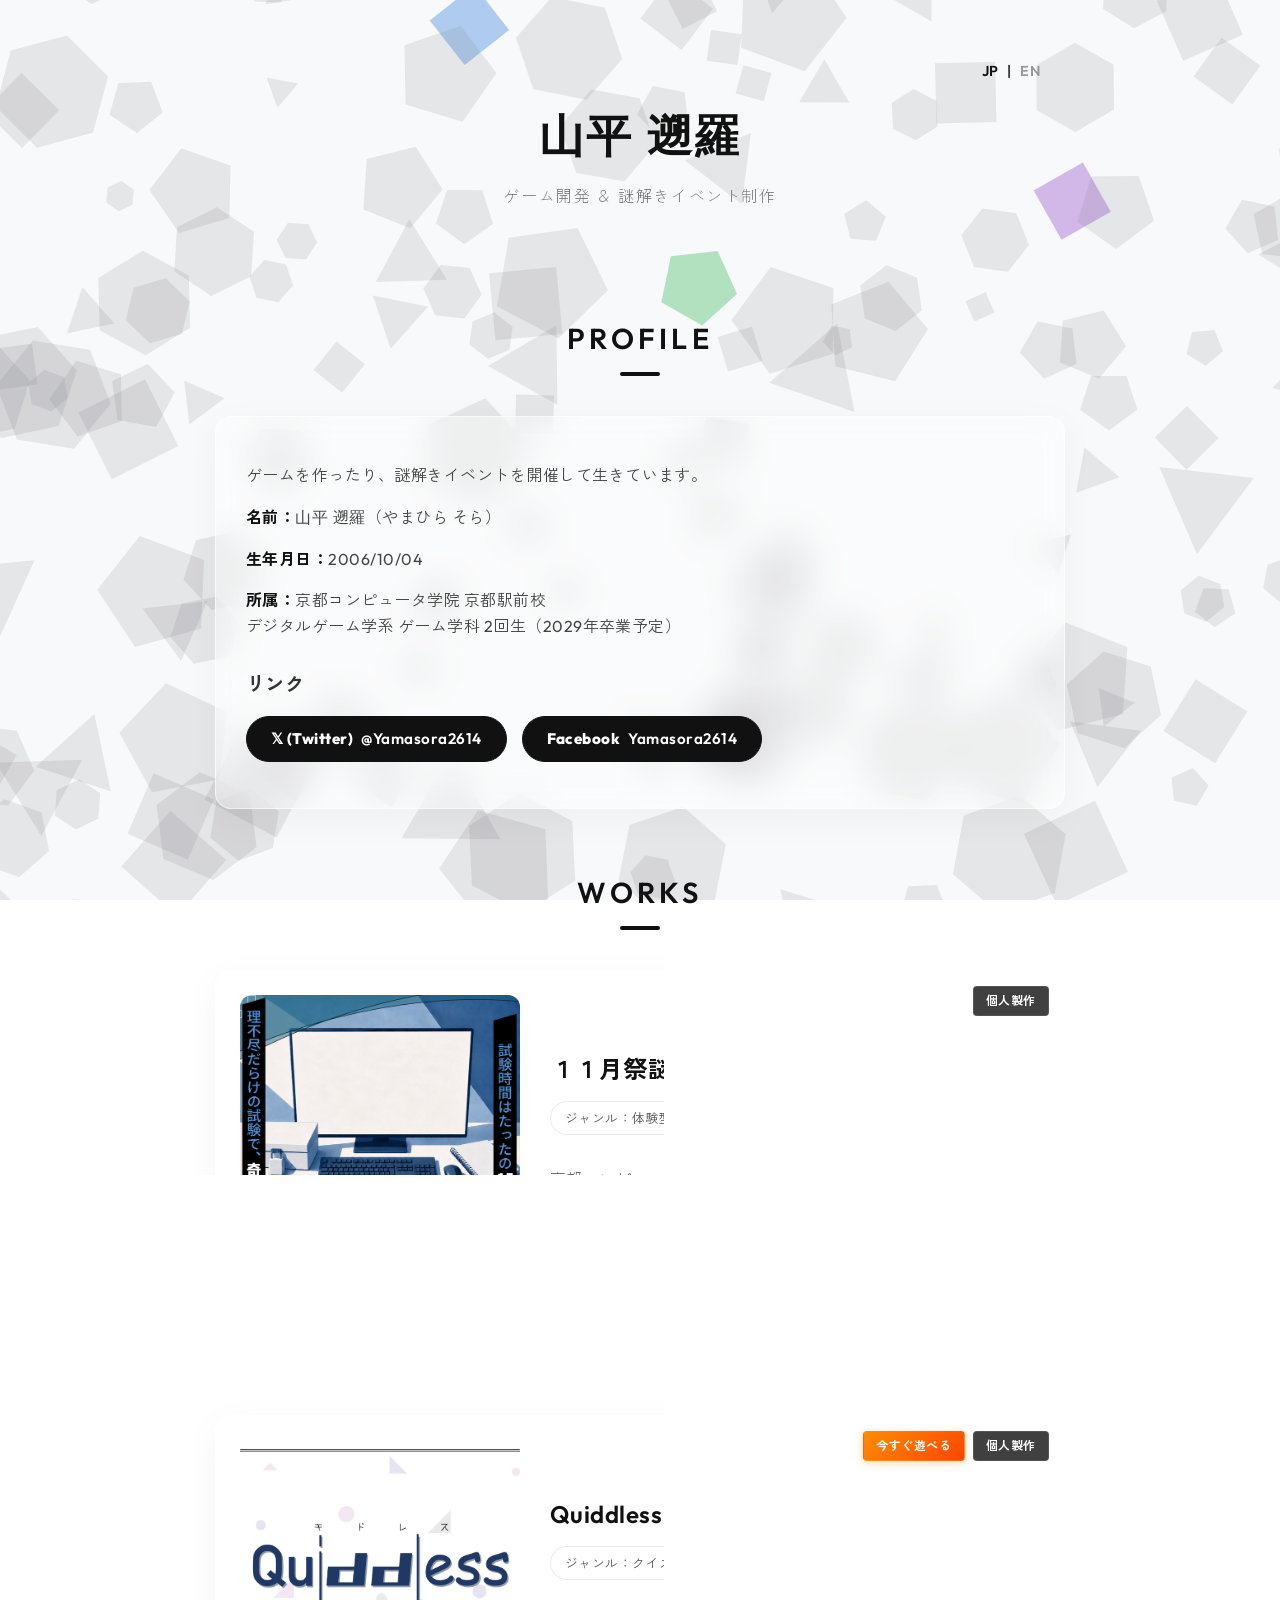
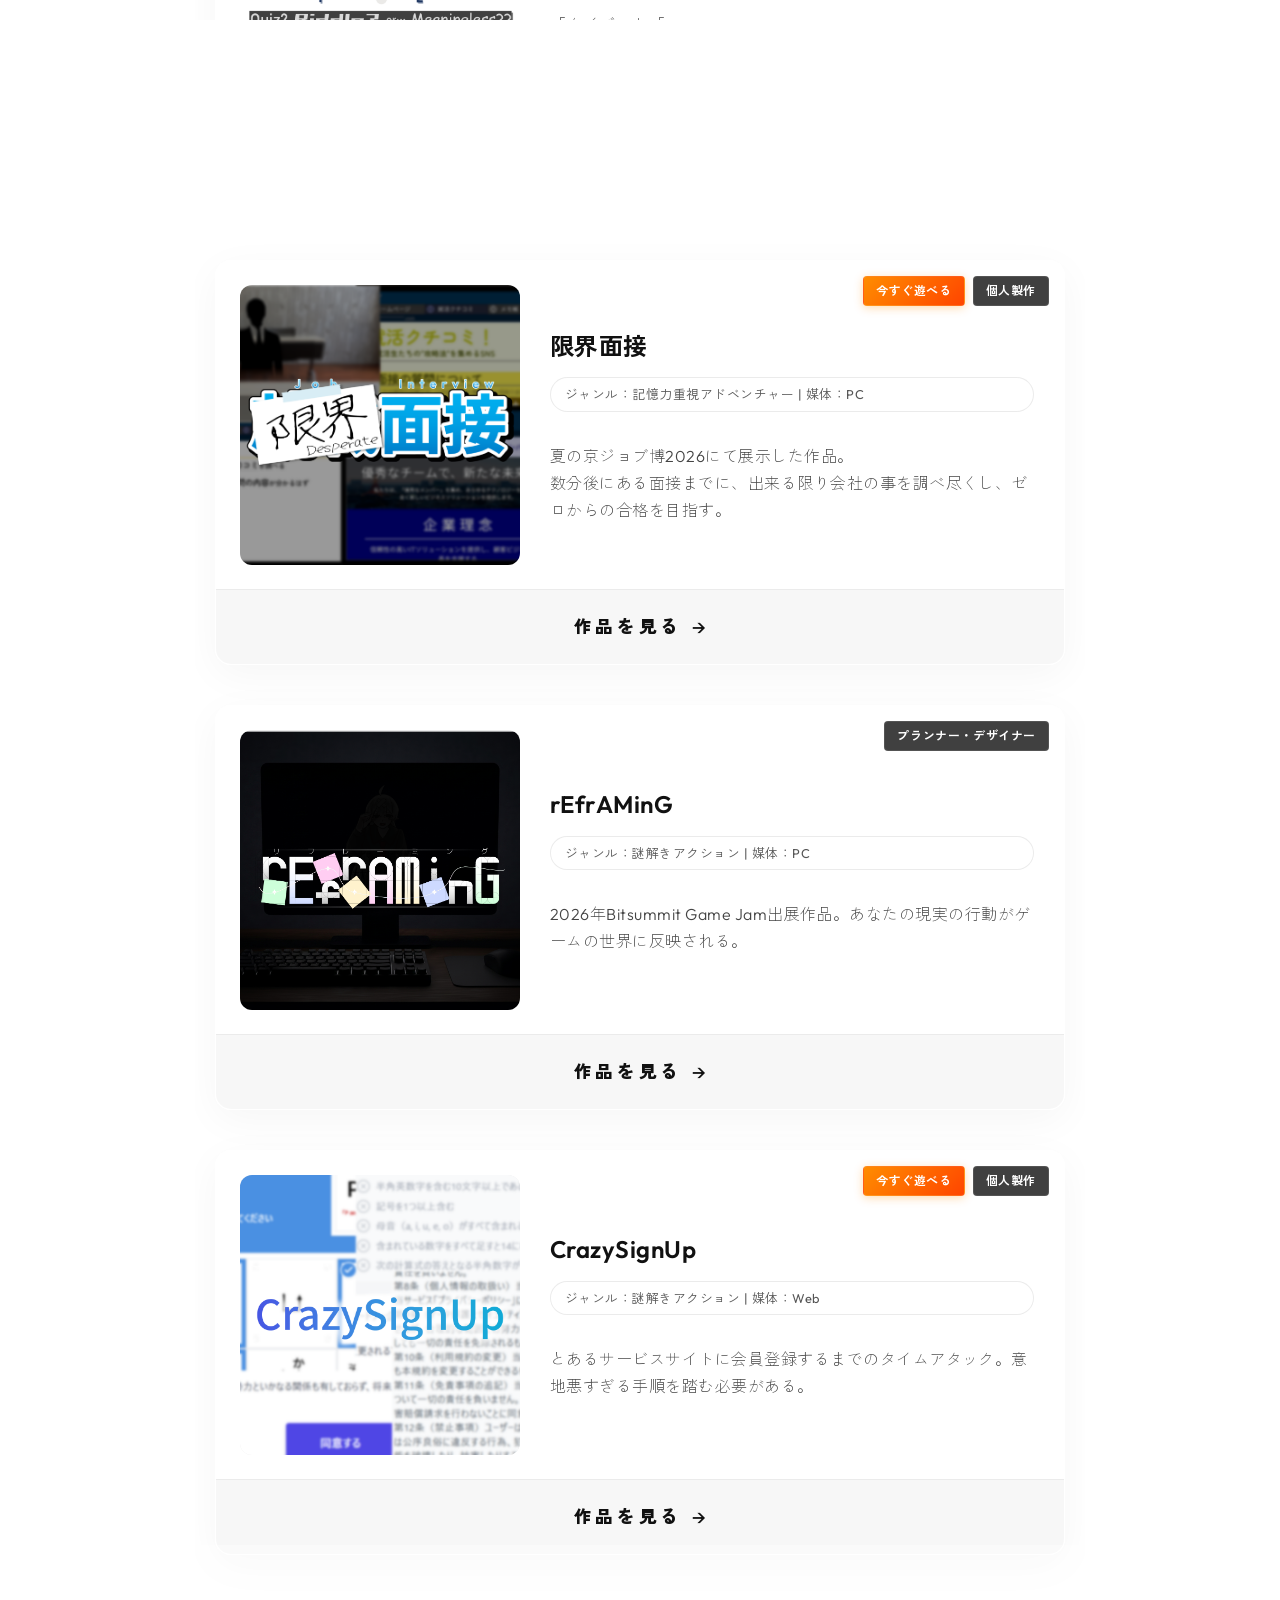
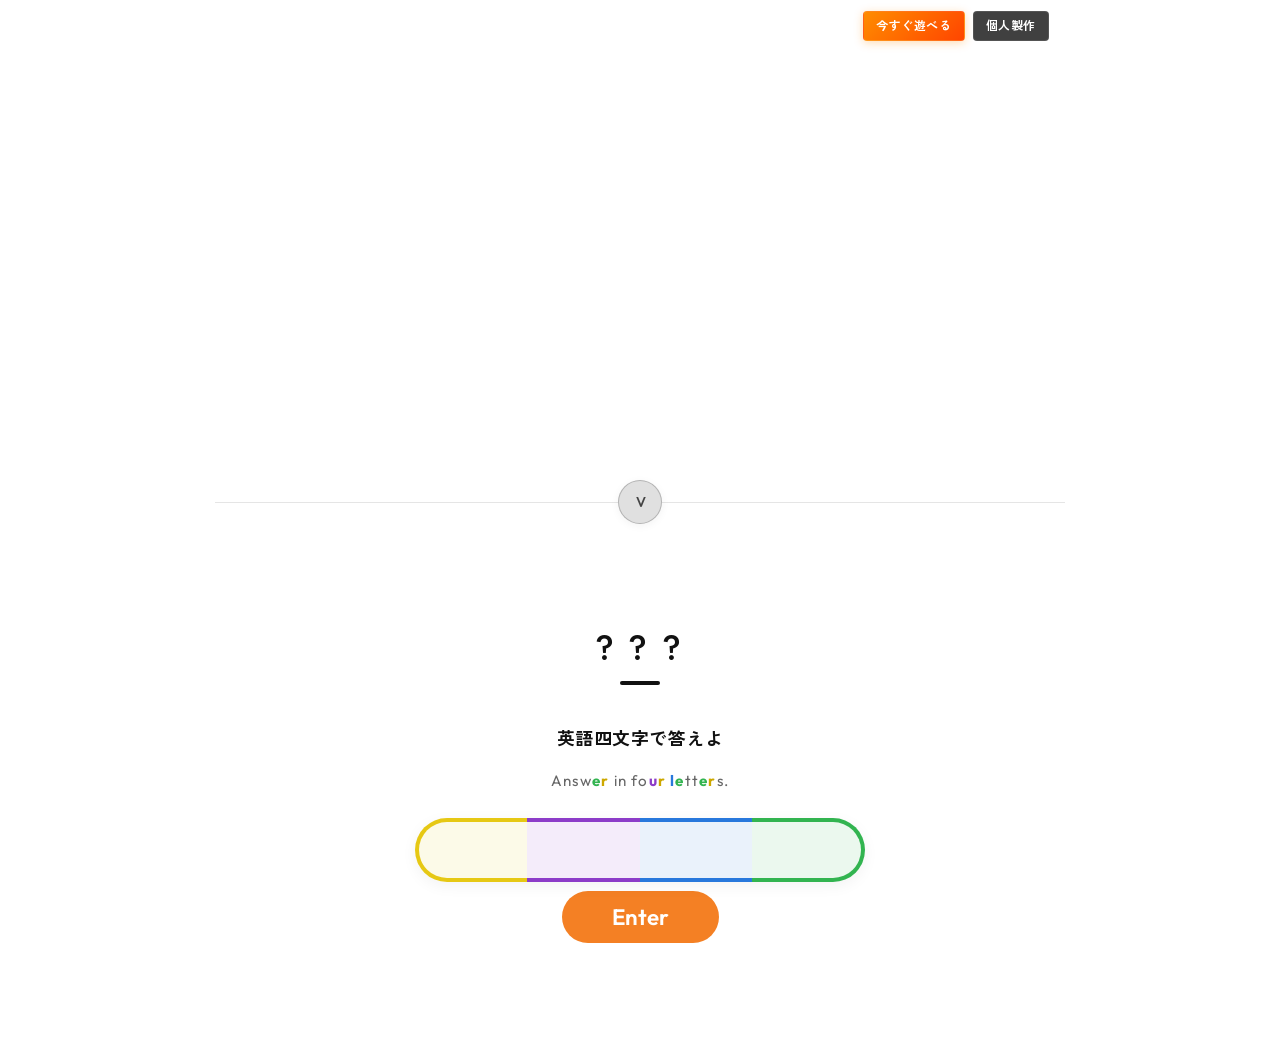
<file: index.html>
<!DOCTYPE html>
<html lang="ja">

<head>
    <meta charset="UTF-8">
    <meta name="viewport" content="width=device-width, initial-scale=1.0">
    <title>山平遡羅 - Portfolio</title>
    <link rel="stylesheet" href="style.css?v=2.80">
</head>

<body>

    <canvas id="bg-canvas"></canvas>
    <script src="script.js?v=2.81" defer></script>

    <header>
        <div class="lang-switcher">
            <a href="index.html" class="active">JP</a> | <a href="en/index.html">EN</a>
        </div>
        <h1><span class="proper-name">山平 遡羅</span></h1>
        <p>ゲーム開発 ＆ 謎解きイベント制作</p>
    </header>

    <section id="profile">
        <h2>PROFILE</h2>
        <div class="profile-box">
            <p>ゲームを作ったり、謎解きイベントを開催して生きています。</p>
            <p><strong>名前：</strong><span class="proper-name">山平 遡羅</span>（やまひら そら）</p>
            <p><strong>生年月日：</strong>2006/10/04</p>
            <p><strong>所属：</strong>京都コンピュータ学院 京都駅前校<br>
                デジタルゲーム学系 ゲーム学科 <span id="grade-display">2回生（2029年卒業予定）</span></p>

            <h3>リンク</h3>
            <ul class="profile-links">
                <li><a href="https://twitter.com/Yamasora2614" target="_blank" class="profile-btn">
                    <strong>𝕏 (Twitter)</strong> @Yamasora2614
                </a></li>
                <li><a href="https://www.facebook.com/Yamasora2614" target="_blank" class="profile-btn">
                    <strong>Facebook</strong> Yamasora2614
                </a></li>
            </ul>
        </div>
    </section>

    <section id="works">
        <h2>WORKS</h2>

        <a href="https://x.com/Yamasora2614/status/2106580071657967717?s=20" target="_blank" rel="noopener noreferrer" class="work-card" data-exhibition-end="2026-11-08T00:00:00+09:00" data-active-label="作品を見る" data-ended-label="展示終了">
            <div class="work-badges-container">
                <div class="work-badge">個人製作</div>
            </div>
            <div class="work-card-img">
                <img src="img/november_exam.png" alt="１１月祭謎解き試験">
            </div>
            <div class="work-card-content">
                <h3>１１月祭謎解き試験</h3>
                <div class="tag">ジャンル：体験型謎解きイベント | 媒体：学祭イベント</div>
                <p>京都コンピュータ学院11月祭にて展示したイベント。制限時間以内に謎を解き明かし、試験への合格を目指す。</p>
            </div>
            <div class="work-card-action">
                <span class="action-text">作品を見る</span>
                <span class="action-arrow">→</span>
            </div>
        </a>

        <a href="https://araradesu.github.io/quiddless/" target="_blank" class="work-card">
            <div class="work-badges-container">
                <div class="playable-badge">今すぐ遊べる</div>
                <div class="work-badge">個人製作</div>
            </div>
            <div class="work-card-img">
                <img src="img/quiddless.png" alt="Quiddless">
            </div>
            <div class="work-card-content">
                <h3>Quiddless</h3>
                <div class="tag">ジャンル：クイズ・謎解き | 媒体：Web</div>
                <p>「クイズ」か「謎解き」か「それっぽいただの画像」がごちゃ混ぜとなった１０枚の画像を解き明かす。</p>
            </div>
            <div class="work-card-action">
                <span class="action-text">作品を見る</span>
                <span class="action-arrow">→</span>
            </div>
        </a>

        <a href="https://unityroom.com/games/genkai_mensetsu" target="_blank" class="work-card">
            <div class="work-badges-container">
                <div class="playable-badge">今すぐ遊べる</div>
                <div class="work-badge">個人製作</div>
            </div>
            <div class="work-card-img">
                <img src="img/genkai_mensetsu.png" alt="限界面接">
            </div>
            <div class="work-card-content">
                <h3>限界面接</h3>
                <div class="tag">ジャンル：記憶力重視アドベンチャー | 媒体：PC</div>
                <p>夏の京ジョブ博2026にて展示した作品。<br>数分後にある面接までに、出来る限り会社の事を調べ尽くし、ゼロからの合格を目指す。</p>
            </div>
            <div class="work-card-action">
                <span class="action-text">作品を見る</span>
                <span class="action-arrow">→</span>
            </div>
        </a>

        <a href="https://bitsummit-gamejam.itch.io/reframing" target="_blank" class="work-card">
            <div class="work-badges-container">
                <div class="work-badge">プランナー・デザイナー</div>
            </div>
            <div class="work-card-img">
                <img src="img/reframing.png" alt="rEfrAMinG">
            </div>
            <div class="work-card-content">
                <h3>rEfrAMinG</h3>
                <div class="tag">ジャンル：謎解きアクション | 媒体：PC</div>
                <p>2026年Bitsummit Game Jam出展作品。あなたの現実の行動がゲームの世界に反映される。</p>
            </div>
            <div class="work-card-action">
                <span class="action-text">作品を見る</span>
                <span class="action-arrow">→</span>
            </div>
        </a>

        <a href="https://araradesu.github.io/CreazySignup/" target="_blank" class="work-card">
            <div class="work-badges-container">
                <div class="playable-badge">今すぐ遊べる</div>
                <div class="work-badge">個人製作</div>
            </div>
            <div class="work-card-img">
                <img src="img/crazysignup.png" alt="CrazySignUp">
            </div>
            <div class="work-card-content">
                <h3>CrazySignUp</h3>
                <div class="tag">ジャンル：謎解きアクション | 媒体：Web</div>
                <p>とあるサービスサイトに会員登録するまでのタイムアタック。意地悪すぎる手順を踏む必要がある。</p>
            </div>
            <div class="work-card-action">
                <span class="action-text">作品を見る</span>
                <span class="action-arrow">→</span>
            </div>
        </a>

        <div id="works-older-part-wrapper">
            <a href="https://araradesu.github.io/framing/" target="_blank" class="work-card">
                <div class="work-badges-container">
                    <div class="playable-badge">今すぐ遊べる</div>
                    <div class="work-badge">個人製作</div>
                </div>
                <div class="work-card-img">
                    <img id="work-img-framing" src="img/framingMYS.png" alt="framing">
                </div>
                <div class="work-card-content">
                    <h3>framing</h3>
                    <div class="tag">ジャンル：謎解き | 媒体：Web</div>
                    <p>やってくる５問の謎を解き明かす。</p>
                </div>
                <div class="work-card-action">
                    <span class="action-text">作品を見る</span>
                    <span class="action-arrow">→</span>
                </div>
            </a>

            <div id="works-older-part" class="collapsible-content">
                <a href="https://unityroom.com/games/gimission" target="_blank" class="work-card">
                    <div class="work-badges-container">
                        <div class="playable-badge">今すぐ遊べる</div>
                        <div class="work-badge">個人製作</div>
                    </div>
                    <div class="work-card-img">
                        <img src="img/gimissionicon.png" alt="GIMISSION">
                    </div>
                    <div class="work-card-content">
                        <h3>GIMISSION</h3>
                        <div class="tag">ジャンル：カジュアル | 媒体：WebGL</div>
                        <p>ミニゲームしながらタイマーをぎりぎりで止める、マルチタスクでチキンレースなカジュアルゲーム。</p>
                    </div>
                    <div class="work-card-action">
                        <span class="action-text">作品を見る</span>
                        <span class="action-arrow">→</span>
                    </div>
                </a>

                <div class="work-card ended">
                    <div class="work-badges-container">
                        <div class="work-badge">謎制作・デザイナー</div>
                    </div>
                    <div class="work-card-img">
                        <img src="img/november.png" alt="１１月祭謎解き課題">
                    </div>
                    <div class="work-card-content">
                        <h3>１１月祭謎解き課題</h3>
                        <div class="tag">ジャンル：周遊型謎解きゲーム | 媒体：学祭イベント</div>
                        <p>学院内を探索して謎を解く、2025年１１月祭で開催したイベント。</p>
                    </div>
                    <div class="work-card-action">
                        <span class="action-text">開催終了</span>
                    </div>
                </div>

                <div class="work-card ended">
                    <div class="work-badges-container">
                        <div class="work-badge">プランナー</div>
                    </div>
                    <div class="work-card-img">
                        <img src="img/mouse.png" alt="ねずみ勇者と罠だらけの財宝城">
                    </div>
                    <div class="work-card-content">
                        <h3>ねずみ勇者と罠だらけの財宝城</h3>
                        <div class="tag">ジャンル：アクション | 媒体：PC</div>
                        <p>京都コンピュータ学院１１月祭にて出展。操作方法はマウスだけ。罠を避けて財宝をかき集める。</p>
                    </div>
                    <div class="work-card-action">
                        <span class="action-text">出展終了</span>
                    </div>
                </div>
            </div>
        </div>

        <div id="works-toggle-wrapper">
            <hr class="toggle-line">
            <button id="works-toggle-btn-circle" class="works-toggle-btn-circle">
                <span class="arrow-icon">∨</span>
            </button>
        </div>
        
        <!-- 謎解きによるPortfolioカード挿入箇所、およびリセットボタン -->
        <div id="portfolio-reset-container" style="display: none; opacity: 0;">
            <button id="portfolio-reset-btn">リセット</button>
        </div>
    </section>

    <!-- 謎解き入力エリア -->
    <section id="puzzle-section">
        <h2>？？？</h2>
        <div class="puzzle-instructions">
            <p class="jp-instruction">英語四文字で答えよ</p>
            <p class="en-instruction">
                Answ<span class="color-green"><strong>e</strong></span><span class="color-yellow"><strong>r</strong></span> in fo<span class="color-purple"><strong>u</strong></span><span class="color-yellow"><strong>r</strong></span> <span class="color-blue"><strong>l</strong></span><span class="color-green"><strong>e</strong></span>tt<span class="color-green"><strong>e</strong></span><span class="color-yellow"><strong>r</strong></span>s.
            </p>
        </div>
        <div class="puzzle-input-wrapper">
            <input type="text" id="puzzle-input" autocomplete="off" placeholder="" />
        </div>
        <div id="puzzle-error" class="hidden-error">すでに回答済みのようだ</div>
        <button id="puzzle-submit">Enter</button>
    </section>

    <!-- 演出用要素 -->
    <div id="scroll-blocker" style="display: none; position: fixed; top: 0; left: 0; width: 100vw; height: 100vh; z-index: 9999;"></div>
    
    <!-- リセット確認モーダル -->
    <div id="reset-modal">
        <div class="reset-modal-content">
            <p>ここまでの進捗をリセットしますか？</p>
            <div class="reset-modal-actions">
                <button class="reset-modal-btn confirm" id="reset-confirm">はい</button>
                <button class="reset-modal-btn cancel" id="reset-cancel">いいえ</button>
            </div>
        </div>
    </div>
    
    <div id="dark-backdrop"></div>
    <div id="congratulations-text">Congratulations!</div>

    <!-- 正解用オーバーレイ（モーダル） -->
    <div id="puzzle-overlay">
        <div class="puzzle-modal">
            <button id="puzzle-close-top" class="puzzle-close-top-btn">&times;</button>
            <h2>隠された謎に正解した！</h2>
            <div class="puzzle-explanation">
                <p><strong>【解説】</strong></p>
                <p>各色の英単語の「図形の頂点の数」文字目を拾うと…</p>
                <p>
                    <span style="color: #cda800;">yell<strong>O</strong>w</span>（五角形 = 5文字目）<br>
                    <span style="color: #8c3cc8;">pur<strong>P</strong>le</span>（四角形 = 4文字目）<br>
                    <span style="color: #2878dc;">blu<strong>E</strong></span>（四角形 = 4文字目）<br>
                    <span style="color: #32b450;">gree<strong>N</strong></span>（五角形 = 5文字目）
                </p>
                <p>答えは「<strong>OPEN</strong>」！</p>
            </div>
        </div>
    </div>

    <!-- 名刺の裏側・隠しメッセージ用のモーダル -->
    <div id="cardboard-overlay">
        <div class="puzzle-modal">
            <button id="cardboard-close-top" class="puzzle-close-top-btn">&times;</button>
            <h2 style="font-family: 'Outfit', 'Zen Kaku Gothic New', sans-serif; font-weight: 800; border-bottom: 2px solid #111; padding-bottom: 10px; margin-bottom: 25px;">見つけ出してくれたあなたへ</h2>
            <div class="puzzle-explanation" style="background: none; padding: 0; margin-bottom: 0;">
                <!-- 画像2枚横並び -->
                <div class="cardboard-images">
                    <img src="img/CardboardFront.png" alt="Cardboard Front" class="cardboard-image-front">
                    <img src="img/CardboardBack.png" alt="Cardboard Back" class="cardboard-image-back">
                </div>
                <div style="font-family: 'Zen Kaku Gothic New', sans-serif; line-height: 1.8; color: #333;">
                    <p style="margin-bottom: 15px;">特に、私の名刺を何らかの方法で手にしたあなたへ。</p>
                    <p style="margin-bottom: 15px;">名刺の裏面(二次元コードがある側)が見えるように持った状態で、<strong>光に透かしてみてください。</strong></p>
                    <p style="margin-bottom: 0;">謎を解き明かしてくれたあなたへのメッセージが浮かび上がるはずです！</p>
                </div>
                <div class="cardboard-actions">
                    <button id="cardboard-hint-btn" class="hint-toggle-btn">良く分からない / 名刺を持っていない</button>
                </div>
            </div>
        </div>
    </div>

</body>

</html>
</file>
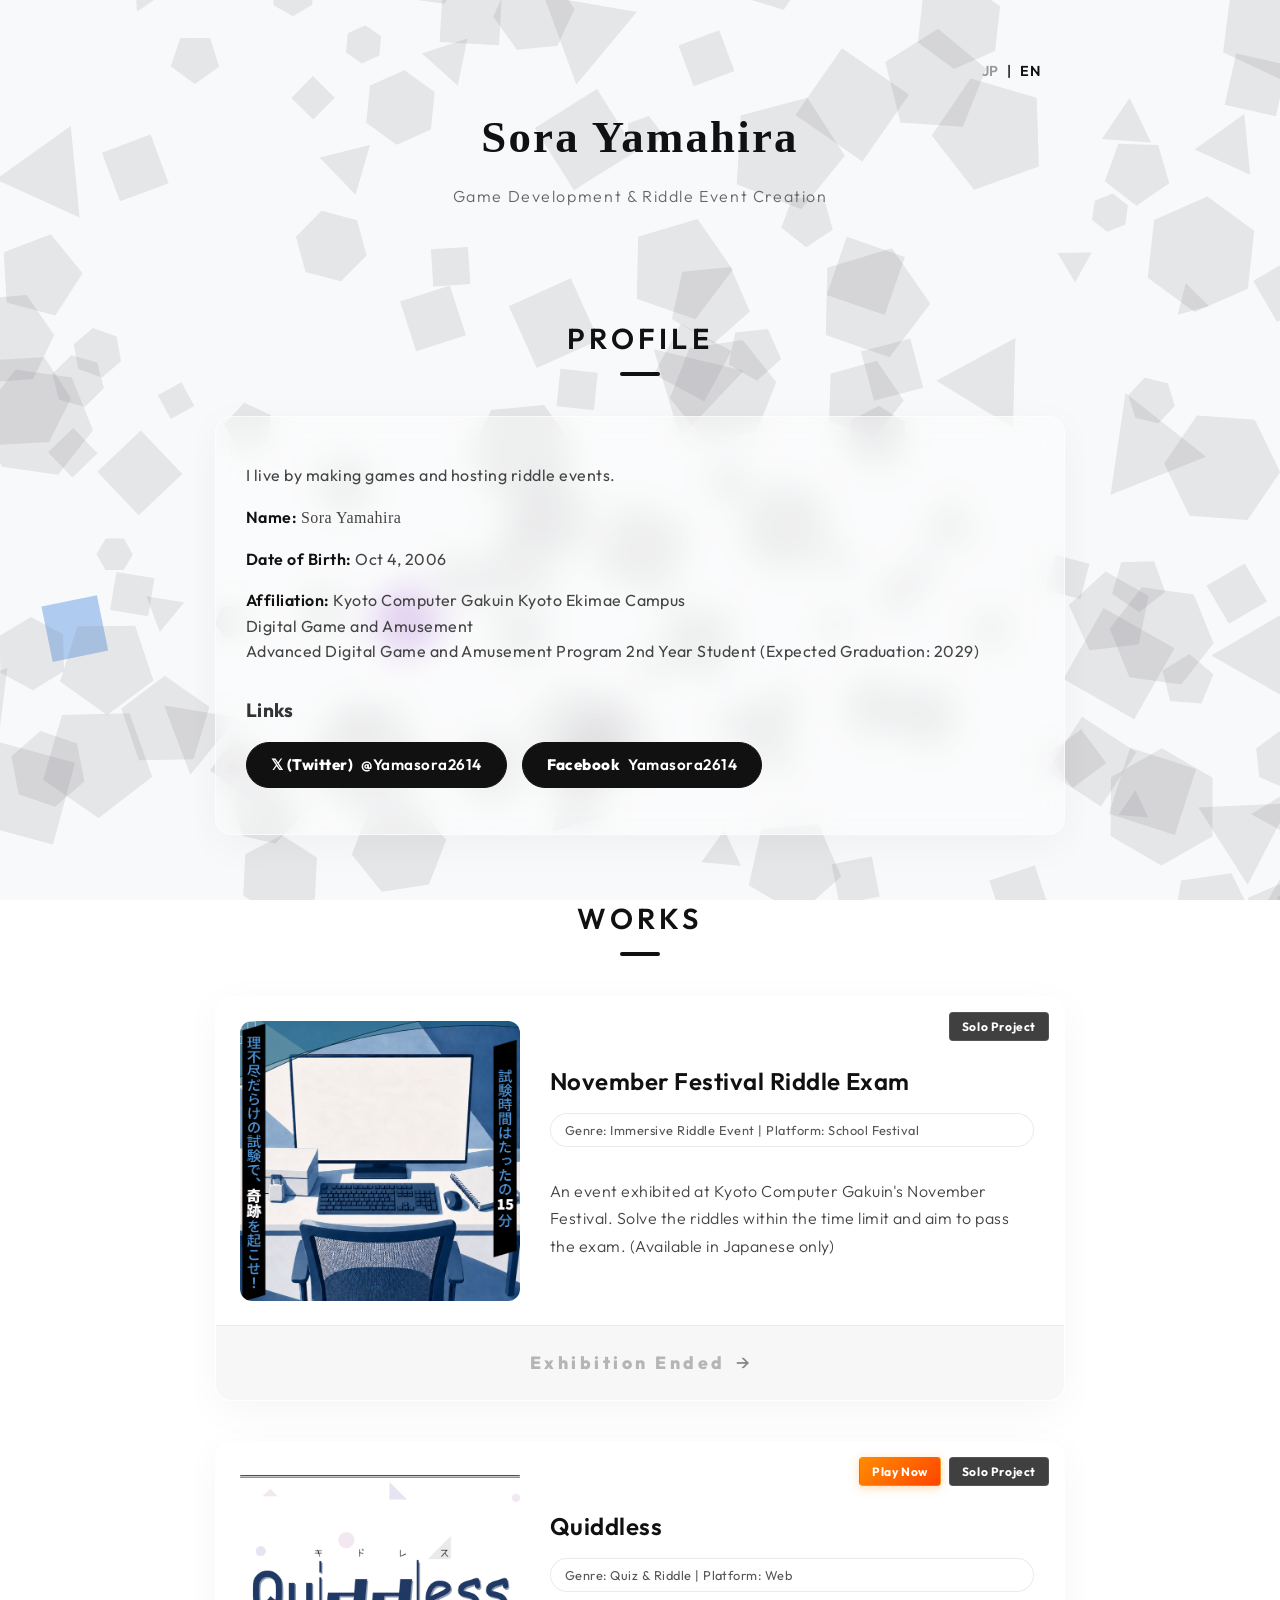
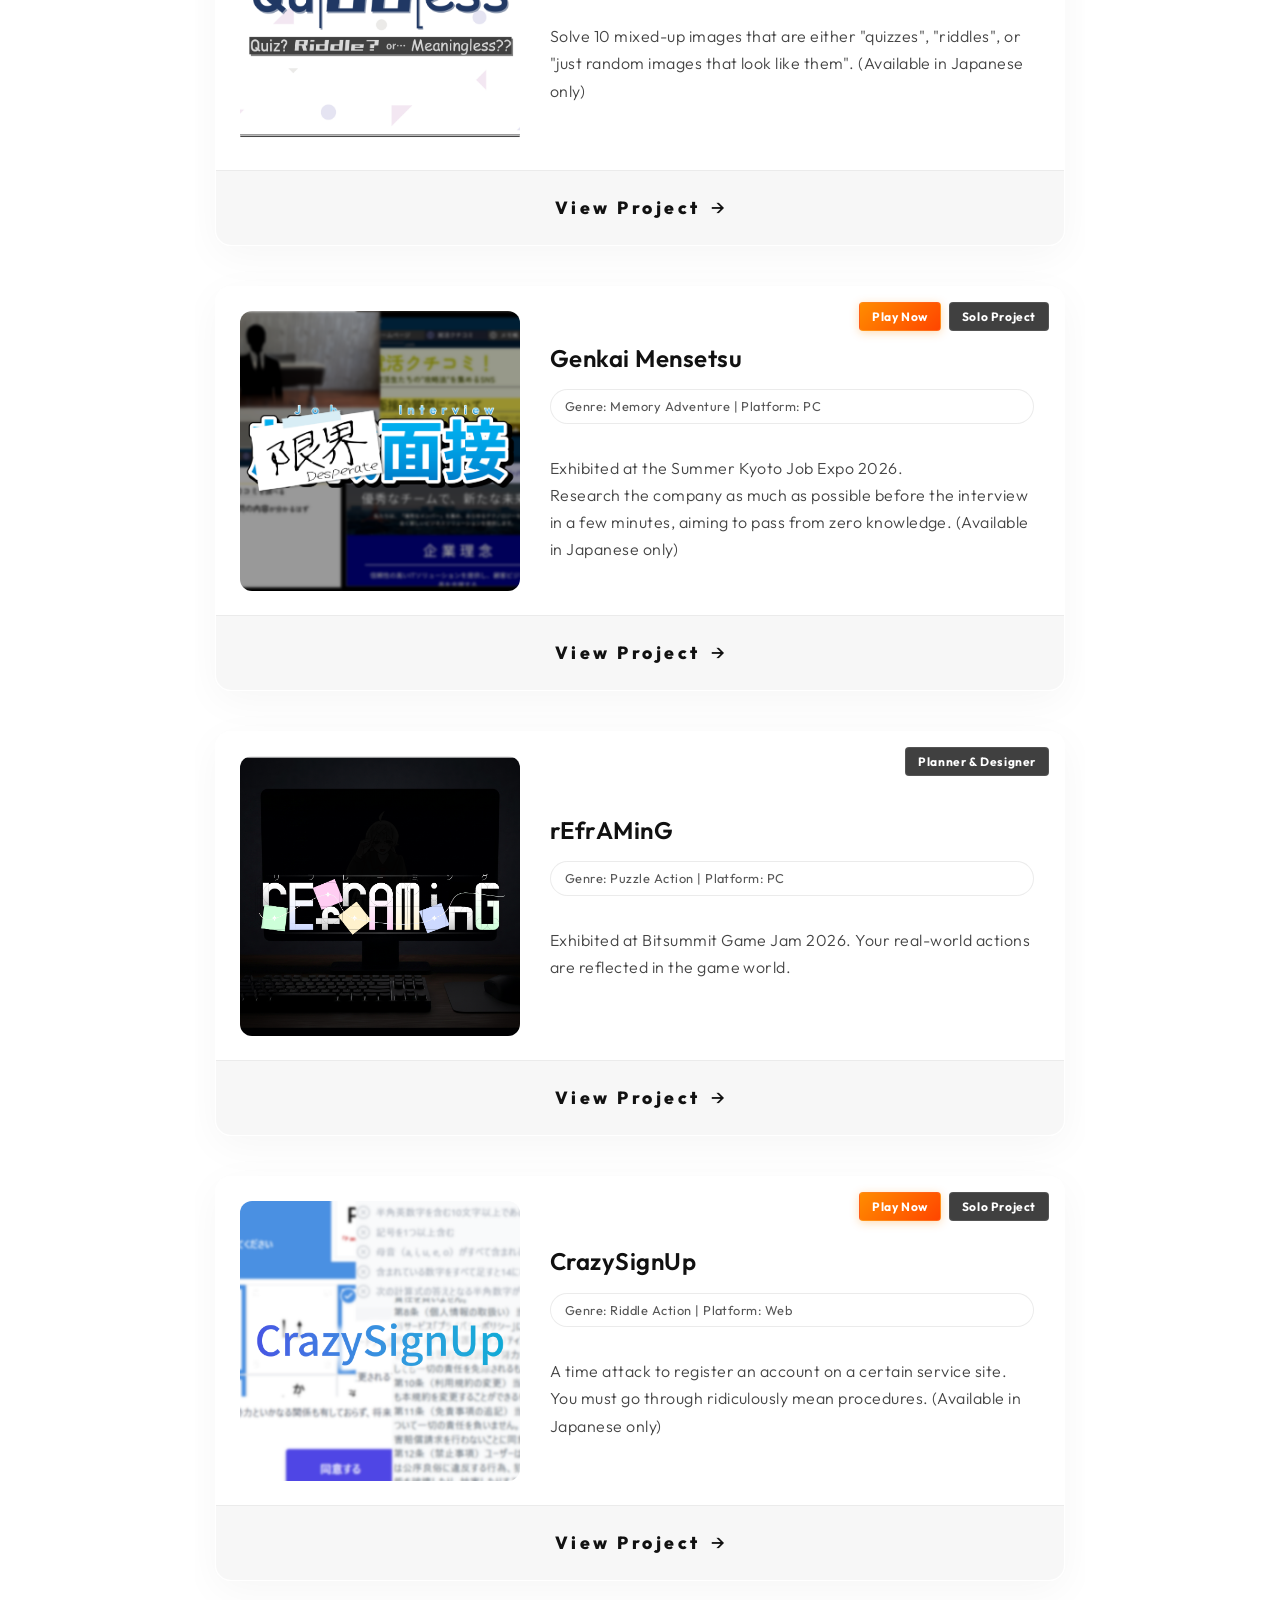
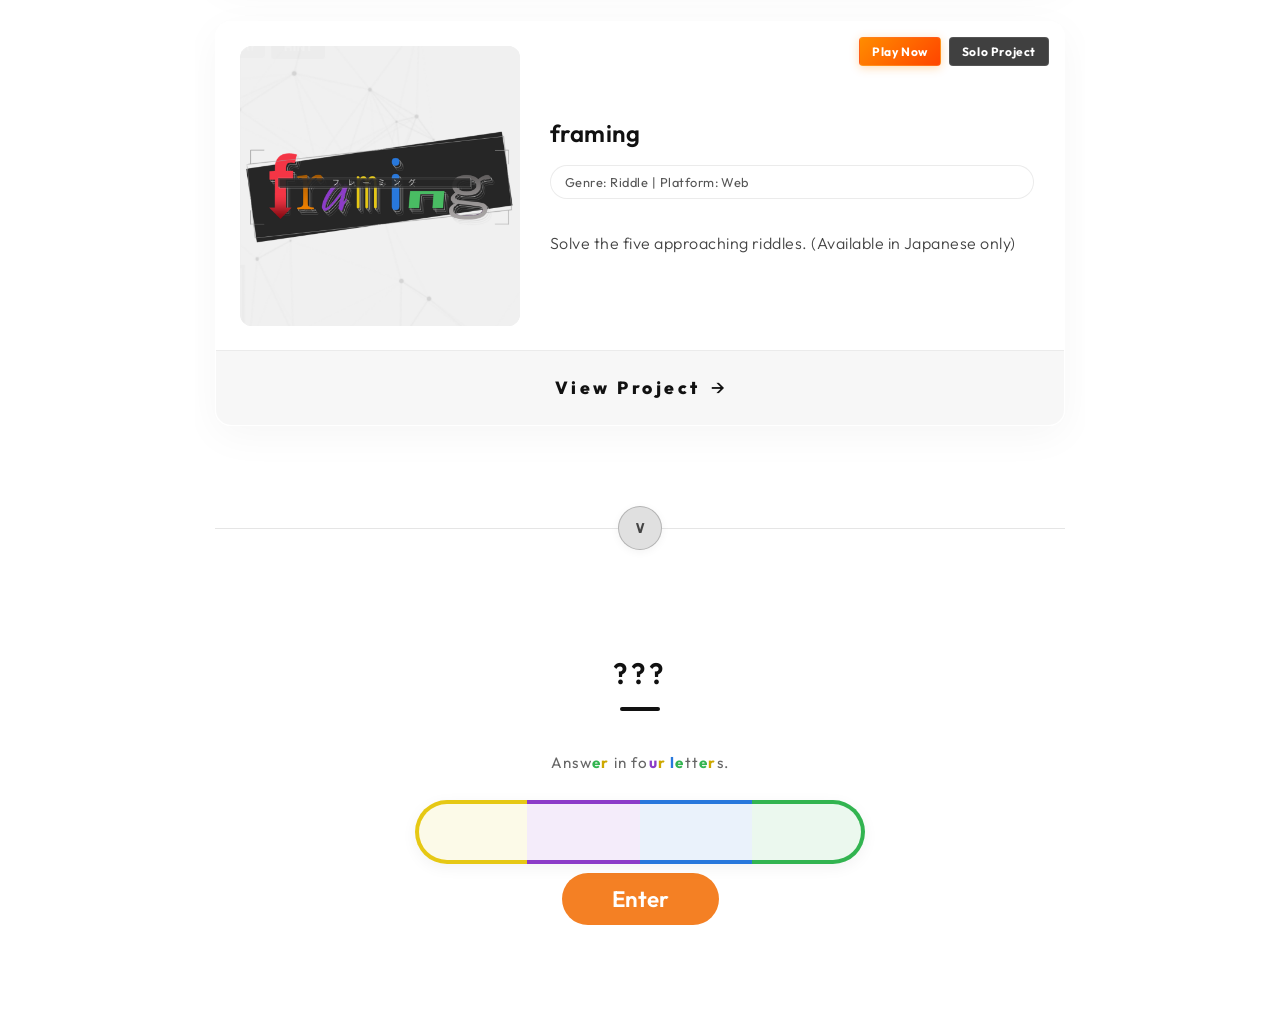
<file: en/index.html>
<!DOCTYPE html>
<html lang="en">

<head>
    <meta charset="UTF-8">
    <meta name="viewport" content="width=device-width, initial-scale=1.0">
    <title>Sora Yamahira - Portfolio</title>
    <link rel="stylesheet" href="../style.css?v=2.80">
</head>

<body>

    <canvas id="bg-canvas"></canvas>
    <script src="../script.js?v=2.81" defer></script>

    <header>
        <div class="lang-switcher">
            <a href="../index.html">JP</a> | <a href="index.html" class="active">EN</a>
        </div>
        <h1><span class="proper-name">Sora Yamahira</span></h1>
        <p>Game Development & Riddle Event Creation</p>
    </header>

    <section id="profile">
        <h2>PROFILE</h2>
        <div class="profile-box">
            <p>I live by making games and hosting riddle events.</p>
            <p><strong>Name:</strong> <span class="proper-name">Sora Yamahira</span></p>
            <p><strong>Date of Birth:</strong> Oct 4, 2006</p>
            <p><strong>Affiliation:</strong> Kyoto Computer Gakuin Kyoto Ekimae Campus<br>
                Digital Game and Amusement<br>
                Advanced Digital Game and Amusement Program <span id="grade-display">2nd Year Student (Expected Graduation: 2029)</span></p>

            <h3>Links</h3>
            <ul class="profile-links">
                <li><a href="https://twitter.com/Yamasora2614" target="_blank" class="profile-btn">
                    <strong>𝕏 (Twitter)</strong> @Yamasora2614
                </a></li>
                <li><a href="https://www.facebook.com/Yamasora2614" target="_blank" class="profile-btn">
                    <strong>Facebook</strong> Yamasora2614
                </a></li>
            </ul>
        </div>
    </section>

    <section id="works">
        <h2>WORKS</h2>

        <a href="https://x.com/Yamasora2614/status/2106580071657967717?s=20" target="_blank" rel="noopener noreferrer" class="work-card" data-exhibition-end="2026-11-08T00:00:00+09:00" data-active-label="View Project" data-ended-label="Exhibition Ended">
            <div class="work-badges-container">
                <div class="work-badge">Solo Project</div>
            </div>
            <div class="work-card-img">
                <img src="../img/november_exam.png" alt="November Festival Riddle Exam">
            </div>
            <div class="work-card-content">
                <h3>November Festival Riddle Exam</h3>
                <div class="tag">Genre: Immersive Riddle Event | Platform: School Festival</div>
                <p>An event exhibited at Kyoto Computer Gakuin's November Festival. Solve the riddles within the time limit and aim to pass the exam. (Available in Japanese only)</p>
            </div>
            <div class="work-card-action">
                <span class="action-text">View Project</span>
                <span class="action-arrow">→</span>
            </div>
        </a>

        <a href="https://araradesu.github.io/quiddless/" target="_blank" class="work-card">
            <div class="work-badges-container">
                <div class="playable-badge">Play Now</div>
                <div class="work-badge">Solo Project</div>
            </div>
            <div class="work-card-img">
                <img src="../img/quiddless.png" alt="Quiddless">
            </div>
            <div class="work-card-content">
                <h3>Quiddless</h3>
                <div class="tag">Genre: Quiz & Riddle | Platform: Web</div>
                <p>Solve 10 mixed-up images that are either "quizzes", "riddles", or "just random images that look like them". (Available in Japanese only)</p>
            </div>
            <div class="work-card-action">
                <span class="action-text">View Project</span>
                <span class="action-arrow">→</span>
            </div>
        </a>

        <a href="https://unityroom.com/games/genkai_mensetsu" target="_blank" class="work-card">
            <div class="work-badges-container">
                <div class="playable-badge">Play Now</div>
                <div class="work-badge">Solo Project</div>
            </div>
            <div class="work-card-img">
                <img src="../img/genkai_mensetsu.png" alt="Genkai Mensetsu">
            </div>
            <div class="work-card-content">
                <h3>Genkai Mensetsu</h3>
                <div class="tag">Genre: Memory Adventure | Platform: PC</div>
                <p>Exhibited at the Summer Kyoto Job Expo 2026.<br>Research the company as much as possible before the interview in a few minutes, aiming to pass from zero knowledge. (Available in Japanese only)</p>
            </div>
            <div class="work-card-action">
                <span class="action-text">View Project</span>
                <span class="action-arrow">→</span>
            </div>
        </a>

        <a href="https://bitsummit-gamejam.itch.io/reframing" target="_blank" class="work-card">
            <div class="work-badges-container">
                <div class="work-badge">Planner & Designer</div>
            </div>
            <div class="work-card-img">
                <img src="../img/reframing.png" alt="rEfrAMinG">
            </div>
            <div class="work-card-content">
                <h3>rEfrAMinG</h3>
                <div class="tag">Genre: Puzzle Action | Platform: PC</div>
                <p>Exhibited at Bitsummit Game Jam 2026. Your real-world actions are reflected in the game world.</p>
            </div>
            <div class="work-card-action">
                <span class="action-text">View Project</span>
                <span class="action-arrow">→</span>
            </div>
        </a>

        <a href="https://araradesu.github.io/CreazySignup/" target="_blank" class="work-card">
            <div class="work-badges-container">
                <div class="playable-badge">Play Now</div>
                <div class="work-badge">Solo Project</div>
            </div>
            <div class="work-card-img">
                <img src="../img/crazysignup.png" alt="CrazySignUp">
            </div>
            <div class="work-card-content">
                <h3>CrazySignUp</h3>
                <div class="tag">Genre: Riddle Action | Platform: Web</div>
                <p>A time attack to register an account on a certain service site. You must go through ridiculously mean procedures. (Available in Japanese only)</p>
            </div>
            <div class="work-card-action">
                <span class="action-text">View Project</span>
                <span class="action-arrow">→</span>
            </div>
        </a>

        <div id="works-older-part-wrapper">
            <a href="https://araradesu.github.io/framing/" target="_blank" class="work-card">
                <div class="work-badges-container">
                    <div class="playable-badge">Play Now</div>
                    <div class="work-badge">Solo Project</div>
                </div>
                <div class="work-card-img">
                    <img id="work-img-framing" src="../img/framingMYS.png" alt="framing">
                </div>
                <div class="work-card-content">
                    <h3>framing</h3>
                    <div class="tag">Genre: Riddle | Platform: Web</div>
                    <p>Solve the five approaching riddles. (Available in Japanese only)</p>
                </div>
                <div class="work-card-action">
                    <span class="action-text">View Project</span>
                    <span class="action-arrow">→</span>
                </div>
            </a>

            <div id="works-older-part" class="collapsible-content">
                <a href="https://unityroom.com/games/gimission" target="_blank" class="work-card">
                    <div class="work-badges-container">
                        <div class="playable-badge">Play Now</div>
                        <div class="work-badge">Solo Project</div>
                    </div>
                    <div class="work-card-img">
                        <img src="../img/gimissionicon.png" alt="GIMISSION">
                    </div>
                    <div class="work-card-content">
                        <h3>GIMISSION</h3>
                        <div class="tag">Genre: Casual | Platform: WebGL</div>
                        <p>A multi-tasking game of chicken where you play a mini-game while trying to stop a timer at the very last second. (Available in Japanese only)</p>
                    </div>
                    <div class="work-card-action">
                        <span class="action-text">View Project</span>
                        <span class="action-arrow">→</span>
                    </div>
                </a>

                <div class="work-card ended">
                    <div class="work-badges-container">
                        <div class="work-badge">Riddle Creator & Designer</div>
                    </div>
                    <div class="work-card-img">
                        <img src="../img/november.png" alt="November Festival Riddle Challenge">
                    </div>
                    <div class="work-card-content">
                        <h3>November Festival Riddle Challenge</h3>
                        <div class="tag">Genre: Scavenger Hunt Riddle Game | Platform: School Festival</div>
                        <p>An event held during the November 2025 school festival where participants explored the campus to solve riddles. (Available in Japanese only)</p>
                    </div>
                    <div class="work-card-action">
                        <span class="action-text">Ended</span>
                    </div>
                </div>

                <div class="work-card ended">
                    <div class="work-badges-container">
                        <div class="work-badge">Planner</div>
                    </div>
                    <div class="work-card-img">
                        <img src="../img/mouse.png" alt="Mouse Brave and the Trap-filled Treasure Castle">
                    </div>
                    <div class="work-card-content">
                        <h3>Mouse Brave and the Trap-filled Treasure Castle</h3>
                        <div class="tag">Genre: Action | Platform: PC</div>
                        <p>Exhibited at the Kyoto Computer Gakuin November Festival. The controls are mouse only. Collect treasures while evading various traps. (Available in Japanese only)</p>
                    </div>
                    <div class="work-card-action">
                        <span class="action-text">Ended</span>
                    </div>
                </div>
            </div>
        </div>

        <div id="works-toggle-wrapper">
            <hr class="toggle-line">
            <button id="works-toggle-btn-circle" class="works-toggle-btn-circle">
                <span class="arrow-icon">∨</span>
            </button>
        </div>
        
        <!-- 謎解きによるPortfolioカード挿入箇所、およびリセットボタン -->
        <div id="portfolio-reset-container" style="display: none; opacity: 0;">
            <button id="portfolio-reset-btn">Reset</button>
        </div>
    </section>

    <!-- 謎解き入力エリア -->
    <section id="puzzle-section">
        <h2>???</h2>
        <div class="puzzle-instructions">
            <p class="en-instruction">
                Answ<span class="color-green"><strong>e</strong></span><span class="color-yellow"><strong>r</strong></span> in fo<span class="color-purple"><strong>u</strong></span><span class="color-yellow"><strong>r</strong></span> <span class="color-blue"><strong>l</strong></span><span class="color-green"><strong>e</strong></span>tt<span class="color-green"><strong>e</strong></span><span class="color-yellow"><strong>r</strong></span>s.
            </p>
        </div>
        <div class="puzzle-input-wrapper">
            <input type="text" id="puzzle-input" autocomplete="off" placeholder="" />
        </div>
        <div id="puzzle-error" class="hidden-error">Already answered.</div>
        <button id="puzzle-submit">Enter</button>
    </section>

    <!-- 演出用要素 -->
    <div id="scroll-blocker" style="display: none; position: fixed; top: 0; left: 0; width: 100vw; height: 100vh; z-index: 9999;"></div>
    
    <!-- リセット確認モーダル -->
    <div id="reset-modal">
        <div class="reset-modal-content">
            <p>Do you want to reset your progress?</p>
            <div class="reset-modal-actions">
                <button class="reset-modal-btn confirm" id="reset-confirm">Yes</button>
                <button class="reset-modal-btn cancel" id="reset-cancel">No</button>
            </div>
        </div>
    </div>
    
    <div id="dark-backdrop"></div>
    <div id="congratulations-text">Congratulations!</div>

    <!-- 正解用オーバーレイ（モーダル） -->
    <div id="puzzle-overlay">
        <div class="puzzle-modal">
            <button id="puzzle-close-top" class="puzzle-close-top-btn">&times;</button>
            <h2>You solved the hidden riddle!</h2>
            <div class="puzzle-explanation">
                <!-- script.js will inject content here -->
            </div>
        </div>
    </div>

    <!-- cardboard modal for English -->
    <div id="cardboard-overlay">
        <div class="puzzle-modal">
            <button id="cardboard-close-top" class="puzzle-close-top-btn">&times;</button>
            <h2 style="font-family: 'Outfit', 'Zen Kaku Gothic New', sans-serif; font-weight: 800; border-bottom: 2px solid #111; padding-bottom: 10px; margin-bottom: 25px;">To You Who Found It</h2>
            <div class="puzzle-explanation" style="background: none; padding: 0; margin-bottom: 0;">
                <!-- 画像2枚横並び -->
                <div class="cardboard-images">
                    <img src="../img/CardboardFront.png" alt="Cardboard Front" class="cardboard-image-front">
                    <img src="../img/CardboardBack.png" alt="Cardboard Back" class="cardboard-image-back">
                </div>
                <div style="font-family: 'Zen Kaku Gothic New', sans-serif; line-height: 1.8; color: #333;">
                    <p style="margin-bottom: 15px;">Especially to those who have obtained my business card in some way.</p>
                    <p style="margin-bottom: 15px;">Hold the business card so that the back side (the side with the QR code) is visible, and <strong>try holding it up to the light.</strong></p>
                    <p style="margin-bottom: 0;">A message to you who solved the mystery should appear!</p>
                </div>
                <div class="cardboard-actions">
                    <button id="cardboard-hint-btn" class="hint-toggle-btn">I don't understand / I don't have the card</button>
                </div>
            </div>
        </div>
    </div>

</body>

</html>
</file>
<file: style.css>
@import url('https://fonts.googleapis.com/css2?family=Outfit:wght@300;400;600;800&family=Zen+Kaku+Gothic+New:wght@300;400;500;700&display=swap');

/* ウェブサイトの見た目（デザイン）を整える部分です */
html, body {
    overflow-x: hidden;
}
body {
    font-family: 'Outfit', 'Zen Kaku Gothic New', -apple-system, BlinkMacSystemFont, 'Helvetica Neue', Arial, 'Hiragino Kaku Gothic ProN', 'Hiragino Sans', Meiryo, sans-serif;
    line-height: 1.6;
    color: #333;
    max-width: 850px;
    margin: 0 auto;
    padding: 40px 20px;
    letter-spacing: 0.03em;
}

/* 「遡」の二点之繞などを正しく表示させるためのフォント指定 */
.proper-name {
    font-family: 'Yu Mincho', 'MS Mincho', 'Hiragino Mincho ProN', serif;
}

#bg-canvas {
    position: fixed;
    top: 0;
    left: 0;
    width: 100vw;
    height: 100vh;
    z-index: -1;
    pointer-events: none;
    background-color: #f8f9fa; /* よりクリーンで明るいグレー */
}

/* 登場アニメーション */
@keyframes fadeIn {
    from { opacity: 0; transform: translateY(20px); }
    to { opacity: 1; transform: translateY(0); }
}

header {
    animation: fadeIn 0.8s cubic-bezier(0.2, 0.8, 0.2, 1) backwards;
    text-align: center;
    padding: 60px 0 30px;
    margin-bottom: 50px;
    position: relative;
}

.lang-switcher {
    position: absolute;
    top: 20px;
    right: 20px;
    font-size: 0.9em;
    font-weight: 600;
}
.lang-switcher a {
    color: #999;
    text-decoration: none;
    transition: color 0.3s;
    padding: 0 5px;
}
.lang-switcher a:hover {
    color: #333;
}
.lang-switcher a.active {
    color: #111;
    pointer-events: none;
}

section {
    animation: fadeIn 0.8s cubic-bezier(0.2, 0.8, 0.2, 1) backwards;
    animation-delay: 0.15s;
}

section#works {
    animation-delay: 0.3s;
}

h1 {
    margin: 0;
    font-size: 2.8em;
    font-weight: 800;
    color: #111;
    letter-spacing: 0.05em;
}

header p {
    color: #666;
    font-weight: 300;
    margin-top: 10px;
    letter-spacing: 0.1em;
}

h2 {
    text-align: center;
    font-size: 1.8em;
    font-weight: 600;
    color: #111;
    margin-top: 60px;
    margin-bottom: 40px;
    position: relative;
    padding-bottom: 15px;
    letter-spacing: 0.15em; /* 字間を広げる */
}

/* 中央下部のアクセントライン */
h2::after {
    content: '';
    position: absolute;
    bottom: 0;
    left: 50%;
    transform: translateX(-50%);
    width: 40px;
    height: 4px;
    background-color: #111;
    border-radius: 2px;
}

/* Glassmorphism（すりガラス）ベースのカードスタイル */
.profile-box, .work-card {
    background: rgba(255, 255, 255, 0.35); /* 透明度を上げる（より透けさせる） */
    backdrop-filter: blur(16px);
    -webkit-backdrop-filter: blur(16px);
    border: 1px solid rgba(255, 255, 255, 0.6);
    box-shadow: 0 10px 40px rgba(0, 0, 0, 0.04);
    border-radius: 16px;
    transition: transform 0.3s ease, box-shadow 0.3s ease;
}

.profile-box {
    padding: 30px;
}

.profile-box:hover {
    box-shadow: 0 15px 40px rgba(0, 0, 0, 0.06);
}

/* 折り畳みトグルUI */
#works-older-part-wrapper {
    position: relative;
    overflow: visible; /* スムーズなアニメーションのため */
}

.collapsible-content {
    max-height: 0;
    overflow: hidden;
    opacity: 0;
    transition: max-height 0.8s cubic-bezier(0.4, 0, 0.2, 1), opacity 0.5s ease;
    pointer-events: none;
}

.collapsible-content.expanded {
    max-height: 2000px; /* 十分な高さ。JSで詳細制御可能 */
    opacity: 1;
    pointer-events: auto;
}

#works-toggle-wrapper {
    position: relative;
    margin: 40px 0 60px;
    display: flex;
    align-items: center;
    justify-content: center;
}

.toggle-line {
    position: absolute;
    top: 50%;
    left: 0;
    width: 100%;
    height: 1px;
    border: none;
    background: rgba(0, 0, 0, 0.1);
    margin: 0;
}

.works-toggle-btn-circle {
    position: relative;
    z-index: 10;
    width: 44px;
    height: 44px;
    border-radius: 50%;
    background: #e0e0e0;
    border: 1px solid rgba(0, 0, 0, 0.2);
    cursor: pointer;
    display: flex;
    align-items: center;
    justify-content: center;
    transition: all 0.3s ease;
    box-shadow: 0 2px 8px rgba(0,0,0,0.05);
}

.works-toggle-btn-circle:hover {
    background: #d0d0d0;
    transform: scale(1.1);
    box-shadow: 0 4px 12px rgba(0,0,0,0.1);
}

.arrow-icon {
    font-size: 1.2em;
    color: #444;
    font-weight: bold;
    display: block;
    line-height: 1;
}

a.work-card {
    text-decoration: none;
    color: inherit;
    display: flex;
    cursor: pointer;
}

.work-card {
    margin-bottom: 40px;
    display: flex;
    flex-wrap: wrap; /* 追加: アクションエリアを下部に折り返すため */
    align-items: stretch;
    padding: 0;
    overflow: hidden; /* 角丸を保つため */
    position: relative; /* バッジの基準点 */
}

/* 作品カード内のバッジコンテナ */
.work-badges-container {
    position: absolute;
    top: 15px;
    right: 15px;
    display: flex;
    gap: 8px;
    z-index: 10;
}

/* 役割バッジ & プレイ可能バッジ 共通 */
.work-badge, .playable-badge {
    padding: 4px 12px;
    border-radius: 4px;
    font-size: 0.75em;
    font-weight: bold;
    color: #fff;
    white-space: nowrap;
    backdrop-filter: blur(4px);
    border: 1px solid rgba(255, 255, 255, 0.1);
    letter-spacing: 0.05em;
}

.work-badge {
    background: rgba(17, 17, 17, 0.8);
}

.playable-badge {
    background: linear-gradient(135deg, #ff8c00, #ff4500);
    box-shadow: 0 2px 10px rgba(255, 140, 0, 0.3);
}

a.work-card:hover {
    transform: translateY(-4px);
    box-shadow: 0 20px 50px rgba(0, 0, 0, 0.08);
}

.work-card-img {
    margin: 24px;
    margin-right: 30px;
    flex-shrink: 0;
    width: 280px;
    height: 280px; /* 正方形に固定 */
    border-radius: 12px;
    overflow: hidden;
    position: relative;
    background: #eaeaea;
}

/* 画像ホバーエフェクト */
.work-card-img img {
    width: 100%;
    height: 100%;
    object-fit: cover;
    display: block;
    transition: transform 0.6s cubic-bezier(0.2, 0.8, 0.2, 1);
}

a.work-card:hover .work-card-img img {
    transform: scale(1.06);
}

.work-card-content {
    flex: 1 1 0%; /* 長いテキストでも改行を許容し、画像の下に落ちないようにする */
    min-width: 250px;
    display: flex;
    flex-direction: column;
    justify-content: center;
    padding: 24px 0;
    padding-right: 30px;
}

.work-card h3 {
    margin-top: 0;
    margin-bottom: 12px;
    font-size: 1.5em;
    font-weight: 600;
    color: #111;
}

.work-card p {
    margin-bottom: 0;
    color: #444;
    line-height: 1.7;
    font-weight: 300;
}

/* タグ（バッジ風） */
.tag {
    font-size: 0.8em;
    color: #555;
    margin-bottom: 15px;
    display: inline-block;
    padding: 6px 14px;
    border-radius: 20px;
    border: 1px solid rgba(0, 0, 0, 0.08);
    background-color: rgba(255, 255, 255, 0.5);
    font-weight: 400;
}

/* 下部の「作品を見る」ボタン領域 */
.work-card-action {
    position: relative;
    overflow: hidden;
    z-index: 1;
    width: 100%; /* 全幅にして下部に配置 */
    min-height: 50px;
    padding: 12px 0;
    background: rgba(17, 17, 17, 0.03);
    border-top: 1px solid rgba(0, 0, 0, 0.05);
    display: flex;
    flex-direction: row; /* 横並び */
    align-items: center;
    justify-content: center;
    color: #111;
    transition: color 0.15s ease-in-out;
}

/* 反射・色の塗りつぶし用疑似要素 */
.work-card-action::before {
    content: '';
    position: absolute;
    top: 0;
    left: 0;
    width: 100%;
    height: 100%;
    /* 黒 -> キラッとする白 -> 透明（初期表示用）斜めの境界線（/） */
    background: linear-gradient(120deg, #111 0%, #111 44%, rgba(255,255,255,0.6) 48%, rgba(255,255,255,0.9) 50%, rgba(255,255,255,0.4) 52%, transparent 55%, transparent 100%);
    background-size: 300% 100%;
    background-position: 100% 0; /* 最初は右側の透明部分を表示 */
    z-index: -1;
    transition: background-position 0.5s cubic-bezier(0.25, 1, 0.5, 1); /* 少し遅めに変更 */
}

.action-text {
    font-weight: 800;
    font-size: 1.1em;
    letter-spacing: 0.2em;
}

.action-arrow {
    margin-left: 10px;
    font-size: 1.3em;
    transition: transform 0.3s ease;
}

a.work-card:hover .work-card-action {
    color: #fff;
}

a.work-card:hover .work-card-action::before {
    background-position: 0 0; /* 左から右へキラッとしながら黒で塗りつぶす */
}

a.work-card:hover .action-arrow {
    transform: translateX(6px); /* 右へ動く */
}

/* １１月祭（終了）のスタイル */
.work-card.ended {
    /* 画像や説明の色はそのまま */
}

.work-card.ended .work-card-action {
    background: rgba(0, 0, 0, 0.03);
    color: #888;
}

.work-card.ended .action-text {
    opacity: 0.6; /* 開催終了の文字だけ少し薄く */
}

/* プロフィール */
.profile-box p {
    margin-bottom: 12px;
    color: #444;
}

.profile-box strong {
    font-weight: 600;
    color: #111;
}

.profile-box h3 {
    margin-top: 30px;
    margin-bottom: 15px;
    font-size: 1.2em;
}

.profile-links {
    list-style-type: none;
    padding: 0;
    display: flex;
    gap: 15px;
    flex-wrap: wrap;
}

.profile-links li {
    margin-bottom: 0;
}

.profile-btn {
    display: inline-flex;
    align-items: center;
    padding: 10px 24px;
    background: #111;
    color: #fff !important;
    text-decoration: none !important;
    border-radius: 30px;
    font-size: 0.95em;
    font-weight: 600;
    transition: all 0.3s cubic-bezier(0.2, 0.8, 0.2, 1);
    border: 1px solid #111;
}

.profile-btn strong {
    color: inherit !important;
    margin-right: 8px;
    font-weight: 800;
}

.profile-btn:hover {
    background: transparent;
    color: #111 !important;
    transform: translateY(-2px);
    box-shadow: 0 8px 20px rgba(0, 0, 0, 0.08);
}

/* レスポンシブ対応 */
@media (max-width: 700px) {
    body {
        padding: 10px 12px; /* さらにスリムに */
    }
    header {
        padding: 30px 0 15px;
        margin-bottom: 20px;
    }
    h1 {
        font-size: 1.8em; /* 少し小さくしてスッキリ */
    }
    h2 {
        font-size: 1.4em;
        margin-top: 30px;
        margin-bottom: 15px;
    }
    .profile-box {
        padding: 18px; /* ギチギチ感を減らすため内側余白微減 */
    }
    .profile-links {
        flex-direction: column;
        gap: 10px;
    }
    .profile-btn {
        width: 100%;
        justify-content: center;
        box-sizing: border-box;
    }
    .work-card {
        flex-direction: column;
        align-items: stretch;
    }
    .work-card-img {
        width: auto;
        height: auto;
        aspect-ratio: 1 / 1; /* スマホでも横幅に合わせて正方形を維持 */
        margin: 15px;
        margin-bottom: 0;
    }
    .work-card-content {
        padding: 15px;
    }
    .work-card h3 {
        font-size: 1.3em;
    }
    #puzzle-section {
        margin: 40px auto 30px; /* 上下の余白を減らしてスッキリ */
    }
    #puzzle-input {
        font-size: 1.3em;
        height: 46px;
    }
    .puzzle-modal {
        padding: 30px 20px 20px; /* モーダルのパディングも最適化 */
    }
    .puzzle-modal h2 {
        font-size: 1.2em;
        margin-top: 5px;
        padding-right: 20px; /* 右上ボタンに被らないように */
    }
    
    /* モバイルでのゲージ上昇中アニメーション（画面外にはみ出さないようスケールを抑える） */
    .work-card.elevated-anim {
        transform: scale(1.02);
        box-shadow: 0 15px 30px rgba(0, 0, 0, 0.12);
    }
}

/* 謎解きセクション */
#puzzle-section {
    text-align: center;
    margin: 100px auto 60px;
    max-width: 450px;
}

/* ヒント解決時のスタイル（色を戻す） */
.en-instruction.hint-solved span {
    color: #444 !important; /* 通常の文字色に近いダークグレー */
}
.en-instruction.hint-solved strong {
    font-weight: normal !important; /* 太字も通常の太さに戻す */
}

.puzzle-input-wrapper {
    position: relative;
    border-radius: 40px;
    padding: 4px; /* Border thickness */
    background: linear-gradient(to right, #e6c814 0%, #e6c814 25%, #8c3cc8 25%, #8c3cc8 50%, #2878dc 50%, #2878dc 75%, #32b450 75%, #32b450 100%);
    margin-bottom: 24px;
    box-shadow: 0 4px 15px rgba(0,0,0,0.05);
}

#puzzle-input {
    box-sizing: border-box;
    width: 100%;
    height: 56px;
    border: none;
    border-radius: 36px;
    background: rgba(255, 255, 255, 0.9);
    font-size: 1.8em;
    text-align: center;
    outline: none;
    font-family: 'Outfit', sans-serif;
    color: #111;
    font-weight: 600;
    letter-spacing: 0.1em;
}

#puzzle-submit {
    background: #f48024;
    color: #fff;
    border: none;
    border-radius: 30px;
    padding: 12px 50px;
    font-size: 1.4em;
    font-family: 'Outfit', sans-serif;
    font-weight: 600;
    cursor: pointer;
    transition: transform 0.2s, box-shadow 0.2s;
}

#puzzle-submit:hover {
    transform: scale(1.05);
    box-shadow: 0 4px 15px rgba(244, 128, 36, 0.4);
}

/* エラーメッセージの表示 */
#puzzle-error {
    color: #e74c3c;
    font-size: 0.95em;
    margin-bottom: 0;
    font-weight: 600;
    height: 0;
    opacity: 0;
    transform: translateY(-5px);
    overflow: hidden;
    transition: all 0.3s ease;
}
#puzzle-error.visible {
    height: auto;
    min-height: 24px;
    margin-bottom: 12px;
    opacity: 1;
    transform: translateY(0);
}

/* 不正解時のブルブルアニメーション */
.shake-anim {
    animation: shake 0.4s cubic-bezier(.36,.07,.19,.97) both;
}

@keyframes shake {
    10%, 90% { transform: translate3d(-1px, 0, 0); }
    20%, 80% { transform: translate3d(2px, 0, 0); }
    30%, 50%, 70% { transform: translate3d(-4px, 0, 0); }
    40%, 60% { transform: translate3d(4px, 0, 0); }
}

/* 謎解きオーバーレイ（モーダル） */
#puzzle-overlay {
    position: fixed;
    top: 0;
    left: 0;
    width: 100vw;
    height: 100vh;
    background: rgba(0, 0, 0, 0.7);
    backdrop-filter: blur(12px);
    -webkit-backdrop-filter: blur(12px);
    display: flex;
    align-items: center;
    justify-content: center;
    z-index: 1000;
    opacity: 0;
    pointer-events: none;
    transition: opacity 0.5s ease;
}

#puzzle-overlay.visible {
    opacity: 1;
    pointer-events: auto;
}

.puzzle-modal {
    background: #fff;
    padding: 40px;
    border-radius: 24px;
    width: 90%;
    max-width: 550px;
    position: relative; /* 右上閉じるボタン配置のため */
    box-shadow: 0 30px 80px rgba(0,0,0,0.25);
    transform: translateY(40px);
    opacity: 0;
    transition: all 0.5s cubic-bezier(0.2, 0.8, 0.2, 1);
    color: #111;
    max-height: 85vh; /* スマホではみ出さないように高さを制限 */
    overflow-y: auto;  /* 縦スクロール可能にする */
    box-sizing: border-box;
}

/* モーダル右上閉じるボタン */
.puzzle-close-top-btn {
    position: absolute;
    top: 15px;
    right: 15px;
    width: 36px;
    height: 36px;
    background: #111;
    border: none;
    border-radius: 50%;
    font-size: 22px;
    font-weight: bold;
    line-height: 1;
    cursor: pointer;
    display: flex;
    align-items: center;
    justify-content: center;
    color: #fff;
    transition: all 0.2s;
    z-index: 10;
}
.puzzle-close-top-btn:hover {
    background: #333;
    transform: scale(1.1);
}
@media (max-width: 700px) {
    .puzzle-close-top-btn {
        width: 40px; /* スマホでは押しやすく少し大きく */
        height: 40px;
        top: 10px;
        right: 10px;
        background: #111; /* スマホでも黒を維持 */
    }
}

#puzzle-overlay.visible .puzzle-modal {
    transform: translateY(0) scale(1);
    opacity: 1;
}

.puzzle-modal h2 {
    margin-top: 0;
    color: #111;
    font-size: 1.6em;
    margin-bottom: 25px;
    padding-bottom: 15px;
}

.puzzle-explanation {
    text-align: left;
    background: rgba(0,0,0,0.03);
    padding: 20px;
    border-radius: 12px;
    margin-bottom: 25px;
    line-height: 1.8;
}

.puzzle-explanation p {
    margin-bottom: 10px;
    color: #333;
}

.answer-text {
    margin-bottom: 0 !important;
    text-align: left;
    font-size: 1.2em;
    margin-top: 15px;
}

#puzzle-close {
    padding: 12px 40px;
    background: #111;
    color: #fff;
    border: none;
    border-radius: 30px;
    font-size: 1.1em;
    cursor: pointer;
    font-weight: 600;
    transition: background 0.3s;
}

#puzzle-close:hover {
    background: #333;
}

/* 揺れるアニメーション（不正解時） */
@keyframes shake {
    0%, 100% { transform: translateX(0); }
    20%, 60% { transform: translateX(-8px); }
    40%, 80% { transform: translateX(8px); }
}
.shake-anim {
    animation: shake 0.4s ease-in-out;
}

/* 正解後の無効化スタイル */
#puzzle-input:disabled {
    background: rgba(255, 255, 255, 0.4); /* 透明度を増やして入力できない感を出す */
    color: #666;
    cursor: not-allowed;
}

.puzzle-input-wrapper.solved {
    opacity: 0.5; /* 枠線のグラデーション全体も薄くする */
}

#puzzle-submit:disabled {
    background: #999; /* オレンジから灰色に */
    color: #e0e0e0;
    cursor: not-allowed;
    box-shadow: none;
    transform: none;
}

/* --- 謎解き複数回答・演出用スタイル --- */
.puzzle-instructions {
    margin-bottom: 25px;
    font-family: 'Outfit', 'Zen Kaku Gothic New', sans-serif;
}
.jp-instruction {
    font-weight: 600;
    margin-bottom: 5px;
    color: #111;
    font-size: 1.1em;
}
.en-instruction {
    font-size: 0.95em;
    color: #666;
    letter-spacing: 0.08em;
}
.color-yellow { color: #cda800; }
.color-purple { color: #8c3cc8; }
.color-blue { color: #2878dc; }
.color-green { color: #32b450; }
.color-red { color: #e63946; }
.color-orange { color: #f48024; }
.color-gray { color: #888888; }

/* 「押して」バッジ（青色） */
.special-blue-badge {
    background: linear-gradient(135deg, #2878dc, #0052b4);
    box-shadow: 0 2px 10px rgba(40, 120, 220, 0.3);
    border: 1px solid rgba(40, 120, 220, 0.4);
    cursor: pointer;
    transition: transform 0.2s, box-shadow 0.2s;
    pointer-events: auto; /* progress-locked対策 */
}
.special-blue-badge:hover {
    transform: scale(1.05);
    box-shadow: 0 4px 15px rgba(40, 120, 220, 0.5);
}

/* カードボード（名刺）用モーダル */
#cardboard-overlay {
    position: fixed;
    top: 0;
    left: 0;
    width: 100vw;
    height: 100vh;
    background: rgba(0, 0, 0, 0.7);
    backdrop-filter: blur(12px);
    -webkit-backdrop-filter: blur(12px);
    display: flex;
    align-items: center;
    justify-content: center;
    z-index: 10000;
    opacity: 0;
    pointer-events: none;
    transition: opacity 0.5s ease;
}
#cardboard-overlay.visible {
    opacity: 1;
    pointer-events: auto;
}
#cardboard-overlay.visible .puzzle-modal {
    transform: translateY(0) scale(1);
    opacity: 1;
}

.hidden-error {
    color: #e63946;
    font-size: 0.9em;
    margin-top: -15px;
    margin-bottom: 15px;
    font-weight: 600;
    opacity: 0;
    transition: opacity 0.3s;
    pointer-events: none;
}
.hidden-error.visible {
    opacity: 1;
}

#dark-backdrop {
    position: fixed;
    top: 0;
    left: 0;
    width: 100vw;
    height: 100vh;
    background: rgba(0, 0, 0, 0.7);
    z-index: 500;
    opacity: 0;
    pointer-events: none;
    transition: opacity 0.5s ease;
}
#dark-backdrop.visible {
    opacity: 1;
    pointer-events: auto;
}

.highlight-card {
    position: relative;
    z-index: 600 !important; /* 暗転より前面に */
}


/* プログレスバー */
.work-card-action.progress-mode {
    background: rgba(17, 17, 17, 0.03);
    color: #888;
}
.progress-bg {
    position: absolute;
    top: 0;
    left: 0;
    height: 100%;
    width: 0%;
    background: linear-gradient(90deg, rgba(17, 17, 17, 0.05), rgba(17, 17, 17, 0.2));
    transition: width 2s cubic-bezier(0.4, 0, 0.2, 1);
    z-index: 0;
}
.progress-text {
    position: relative;
    z-index: 1;
    transition: all 0.5s cubic-bezier(0.2, 0.8, 0.2, 1);
}
.work-card-action.progress-mode.animating .progress-text {
    font-size: 1.8em;
    color: #111;
    text-shadow: 0 2px 10px rgba(255,255,255,0.8);
    font-weight: 800;
}

/* ゲージ上昇中の浮き上がり演出（はねるのではなく、前に飛び出したまま維持） */
.work-card.elevated-anim {
    transform: scale(1.04);
    box-shadow: 0 25px 50px rgba(0, 0, 0, 0.15);
}

/* Congratulationsテキスト */
#congratulations-text {
    position: fixed;
    top: 15%;
    left: 50%;
    transform: translate(-50%, -20px);
    font-family: 'Outfit', sans-serif;
    font-size: clamp(2rem, 10vw, 3.5em);
    width: 100%;
    text-align: center;
    font-weight: 800;
    color: #fff;
    text-shadow: 0 4px 20px rgba(244, 128, 36, 0.8);
    z-index: 600;
    opacity: 0;
    pointer-events: none;
    transition: all 0.5s cubic-bezier(0.2, 0.8, 0.2, 1);
    letter-spacing: 0.05em;
}
#congratulations-text.visible {
    opacity: 1;
    transform: translate(-50%, 0);
}

/* ゲージ進行中のカードホバー無効化 */
a.work-card.progress-locked {
    cursor: default;
}
a.work-card.progress-locked:hover {
    transform: none;
    box-shadow: 0 10px 40px rgba(0, 0, 0, 0.04);
}
a.work-card.progress-locked:hover .work-card-img img {
    transform: none;
}
a.work-card.progress-locked:hover .work-card-action::before {
    background-position: 100% 0; /* 黒の塗りつぶしアニメーションを停止 */
}
a.work-card.progress-locked:hover .work-card-action {
    color: #888; /* テキスト色の変化も停止 */
}

/* 展開中のプレースホルダー光演出 */
.work-card.placeholder-mode::after {
    content: '';
    position: absolute;
    top: 0;
    left: -100%;
    width: 50%;
    height: 100%;
    background: linear-gradient(to right, transparent, rgba(255, 255, 255, 0.8), transparent);
    animation: glow-sweep 1.2s ease-in-out infinite;
    z-index: 10;
}
.work-card.placeholder-mode > * {
    pointer-events: none;
}

/* リセットボタン関連 */
#portfolio-reset-container {
    text-align: right;
    margin-top: -10px;
}
#portfolio-reset-btn {
    background: #c0392b;
    color: white;
    border: none;
    padding: 6px 16px;
    border-radius: 30px;
    font-size: 0.85em;
    cursor: pointer;
    font-weight: 600;
    box-shadow: 0 4px 12px rgba(192,57,43,0.3);
    transition: transform 0.2s ease, box-shadow 0.2s ease, background 0.2s;
}
#portfolio-reset-btn:hover {
    transform: translateY(-2px);
    box-shadow: 0 6px 16px rgba(192,57,43,0.4);
    background: #96281b;
}

/* リセット確認モーダル */
#reset-modal {
    position: fixed;
    top: 0; left: 0; width: 100vw; height: 100vh;
    background: rgba(0,0,0,0.5);
    display: flex;
    justify-content: center;
    align-items: center;
    z-index: 10000;
    opacity: 0;
    pointer-events: none;
    transition: opacity 0.3s;
}
#reset-modal.visible {
    opacity: 1;
    pointer-events: auto;
}
.reset-modal-content {
    background: white;
    padding: 30px;
    border-radius: 12px;
    text-align: center;
    box-shadow: 0 10px 40px rgba(0,0,0,0.2);
    transform: translateY(20px);
    transition: transform 0.3s cubic-bezier(0.2,0.8,0.2,1);
    color: #111;
}
#reset-modal.visible .reset-modal-content {
    transform: translateY(0);
}
.reset-modal-actions {
    margin-top: 25px;
    display: flex;
    justify-content: center;
    gap: 15px;
}
.reset-modal-btn {
    border: none;
    padding: 10px 30px;
    border-radius: 30px;
    font-size: 1em;
    cursor: pointer;
    font-weight: 600;
    transition: background 0.2s, transform 0.2s;
}
.reset-modal-btn.confirm {
    background: #c0392b;
    color: white;
}
.reset-modal-btn.confirm:hover {
    background: #96281b;
    transform: translateY(-1px);
}
.reset-modal-btn.cancel {
    background: #f1f1f1;
    color: #333;
}
.reset-modal-btn.cancel:hover {
    background: #e1e1e1;
    transform: translateY(-1px);
}

/* --- 名刺透かし（スタック）モードのスタイル --- */
.cardboard-images {
    position: relative;
    display: flex;
    justify-content: center;
    gap: 15px;
    margin-bottom: 25px;
}

.cardboard-image-front, .cardboard-image-back {
    width: calc(50% - 7.5px);
    border-radius: 8px;
    box-shadow: 0 4px 15px rgba(0,0,0,0.15);
    object-fit: contain;
    /* 位置移動と不透明度だけをアニメーションする */
    transition: transform 0.6s cubic-bezier(0.2, 0.8, 0.2, 1), opacity 0.6s ease;
    z-index: 1;
}

/* スタック時の移動（レイアウト自体は維持したまま視覚的に中央へ移動） */
.cardboard-images.stacked-mode .cardboard-image-back {
    transform: translateX(calc(-50% - 7.5px));
    z-index: 2;
}

.cardboard-images.stacked-mode .cardboard-image-front {
    transform: translateX(calc(50% + 7.5px));
    z-index: 1;
}

/* 重なり終わった後にJSで追加されるクラス */
.cardboard-images.stacked-mode .cardboard-image-front.flipped-mode {
    transform: translateX(calc(50% + 7.5px)) scaleX(-1); /* JSでtransitionを一時オフにして適用するため、瞬時に反転します */
}

.cardboard-image-back.translucent-mode {
    opacity: 0.85; /* 重なり終わった後に透かす */
}

/* アクションボタン（良く分からない/名刺を持っていない） */
.cardboard-actions {
    margin-top: 25px;
    text-align: center;
}

.hint-toggle-btn {
    padding: 10px 24px;
    background: #fff;
    color: #444;
    border: 2px solid #ccc;
    border-radius: 30px;
    font-size: 0.95em;
    cursor: pointer;
    font-weight: bold;
    transition: all 0.3s ease;
    box-shadow: 0 2px 5px rgba(0,0,0,0.05);
}

.hint-toggle-btn:hover {
    background: #f9f9f9;
    border-color: #888;
}

.hint-toggle-btn.active {
    background: #111; 
    color: #fff;
    border-color: #111;
    box-shadow: inset 0 3px 6px rgba(0,0,0,0.4);
    transform: translateY(1px);
}
</file>
